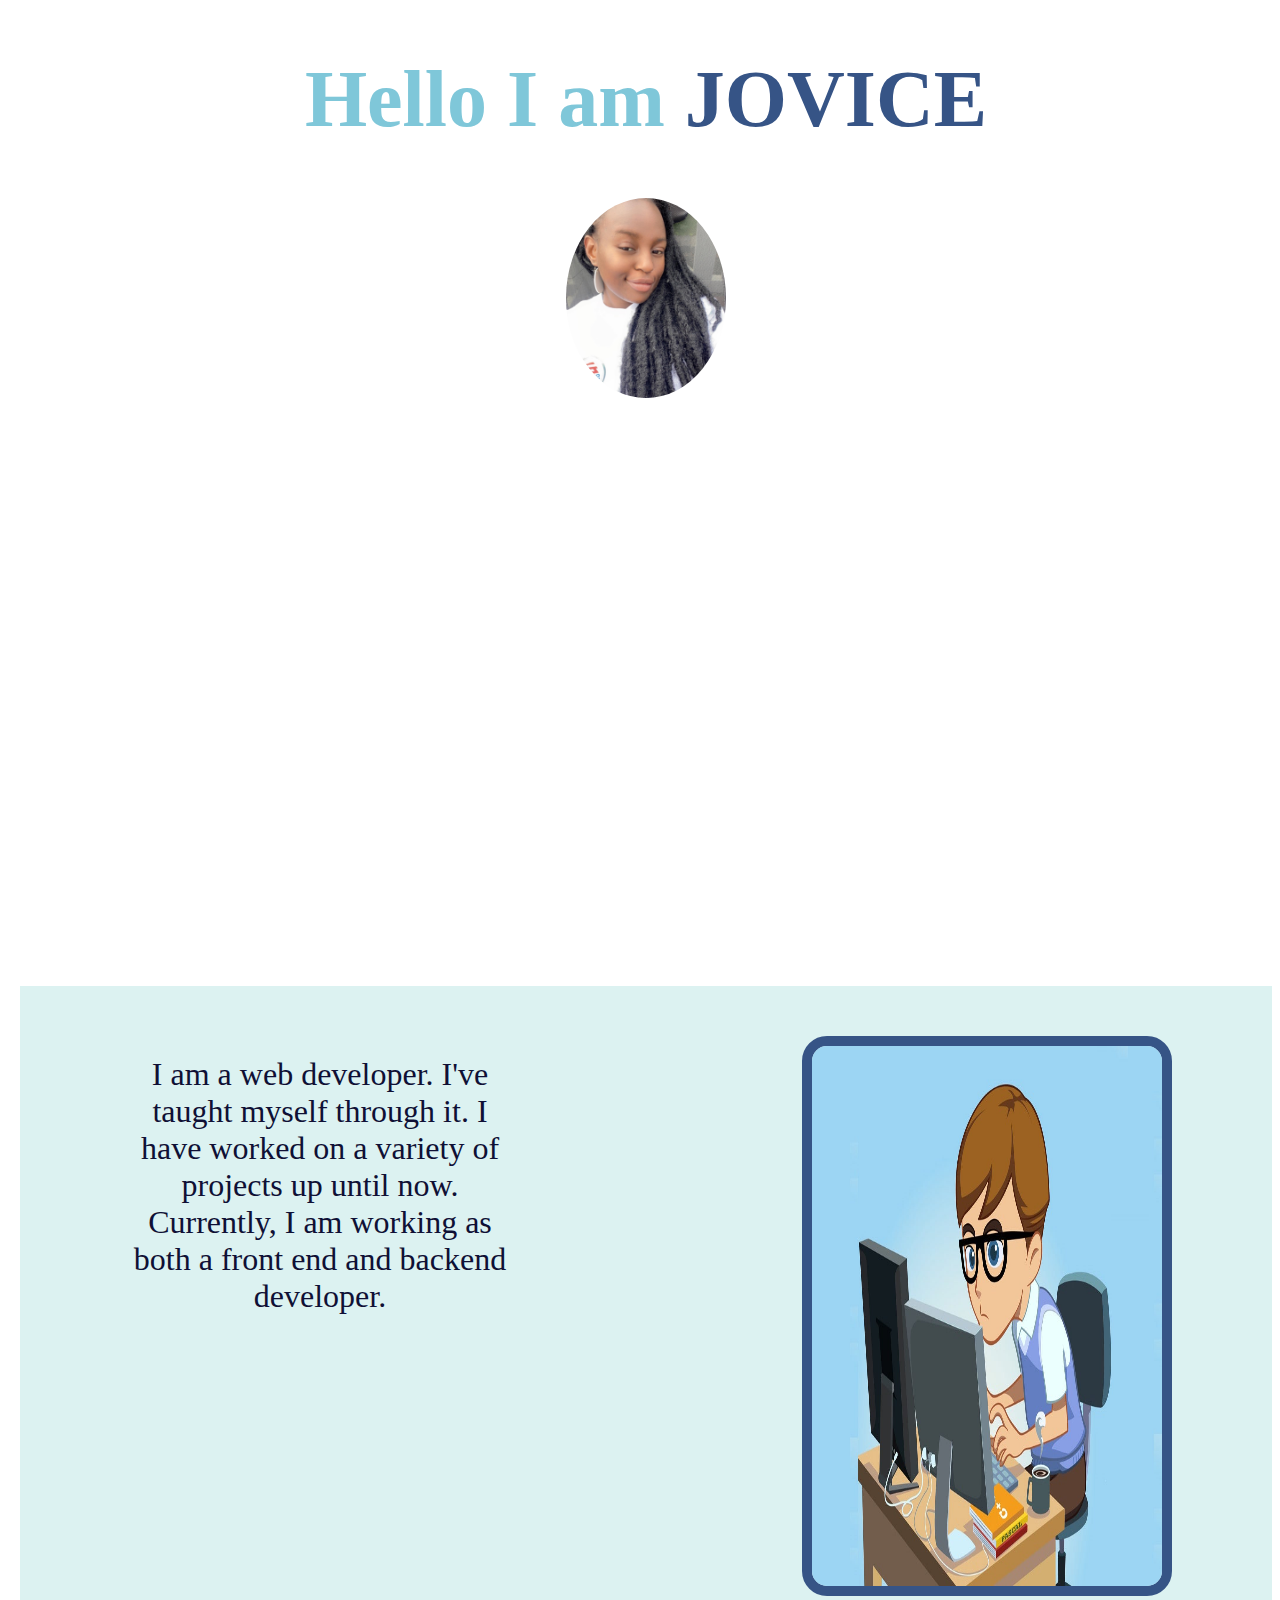
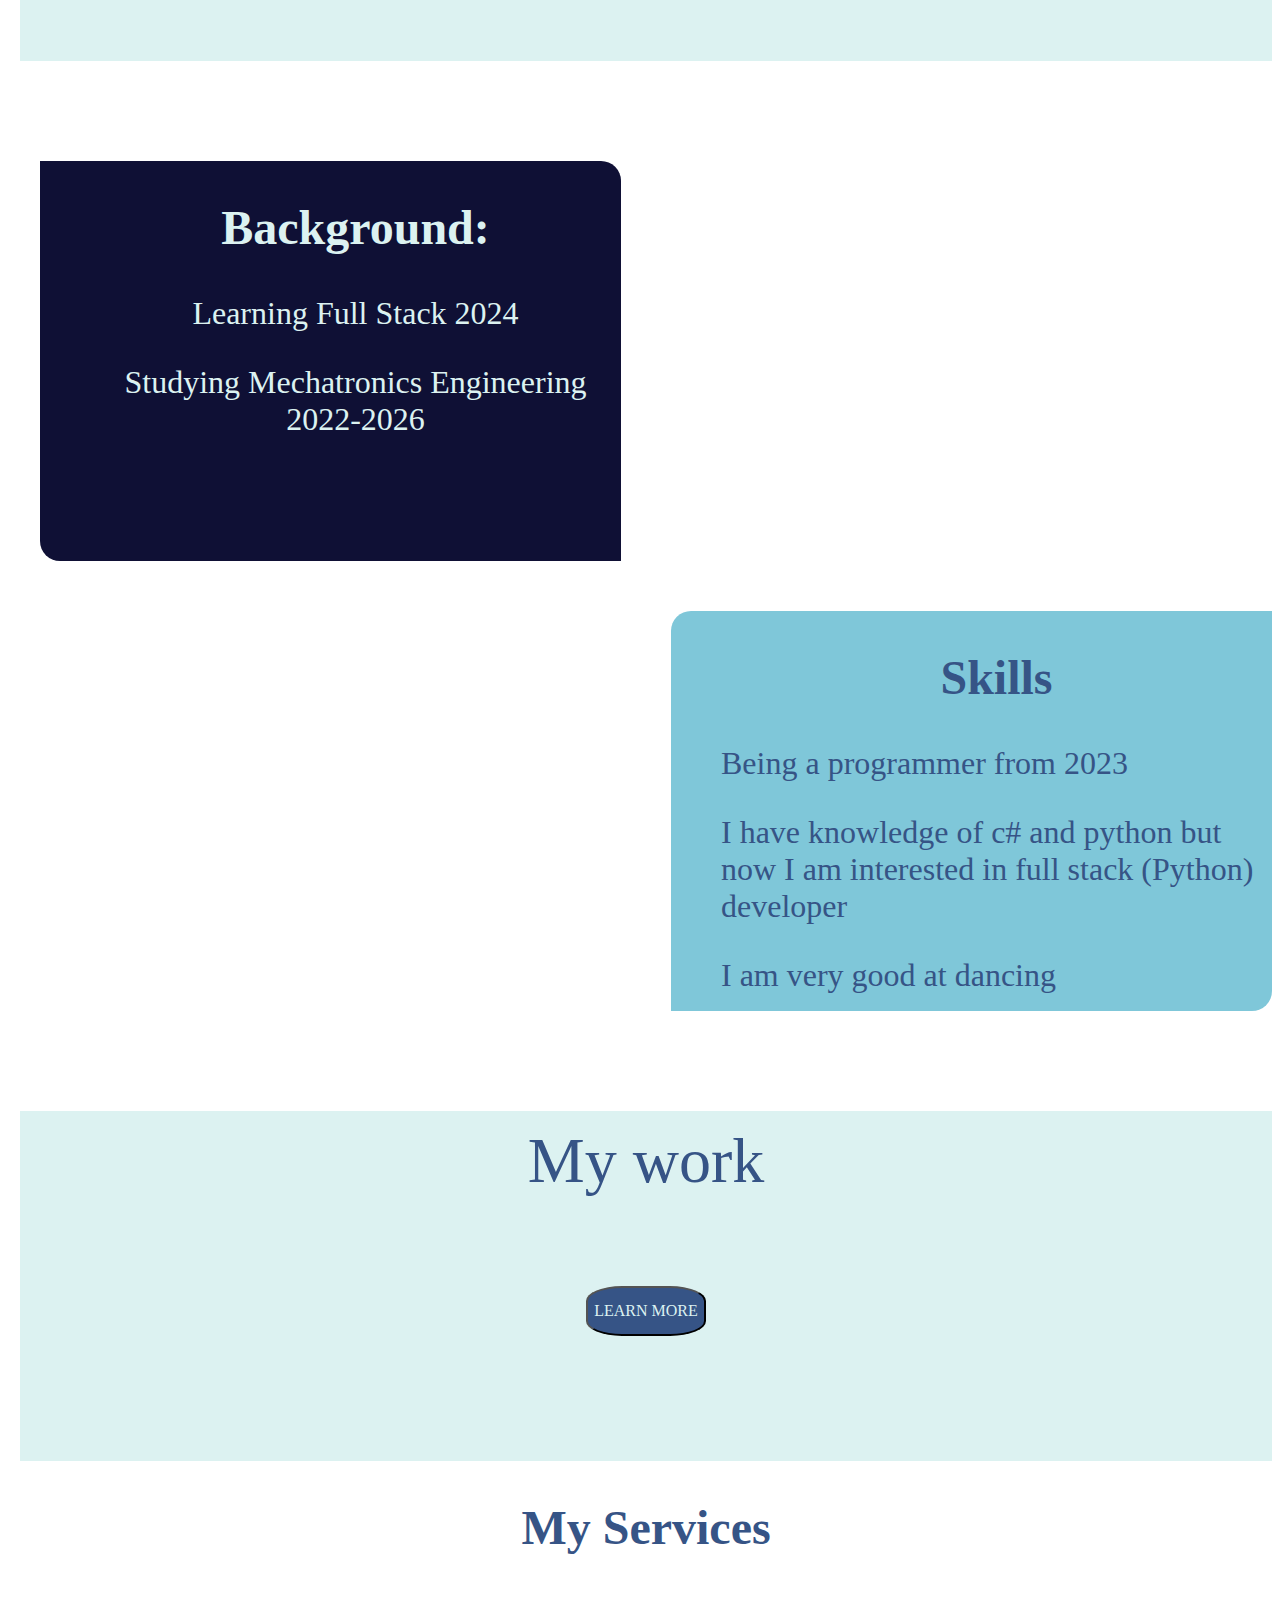
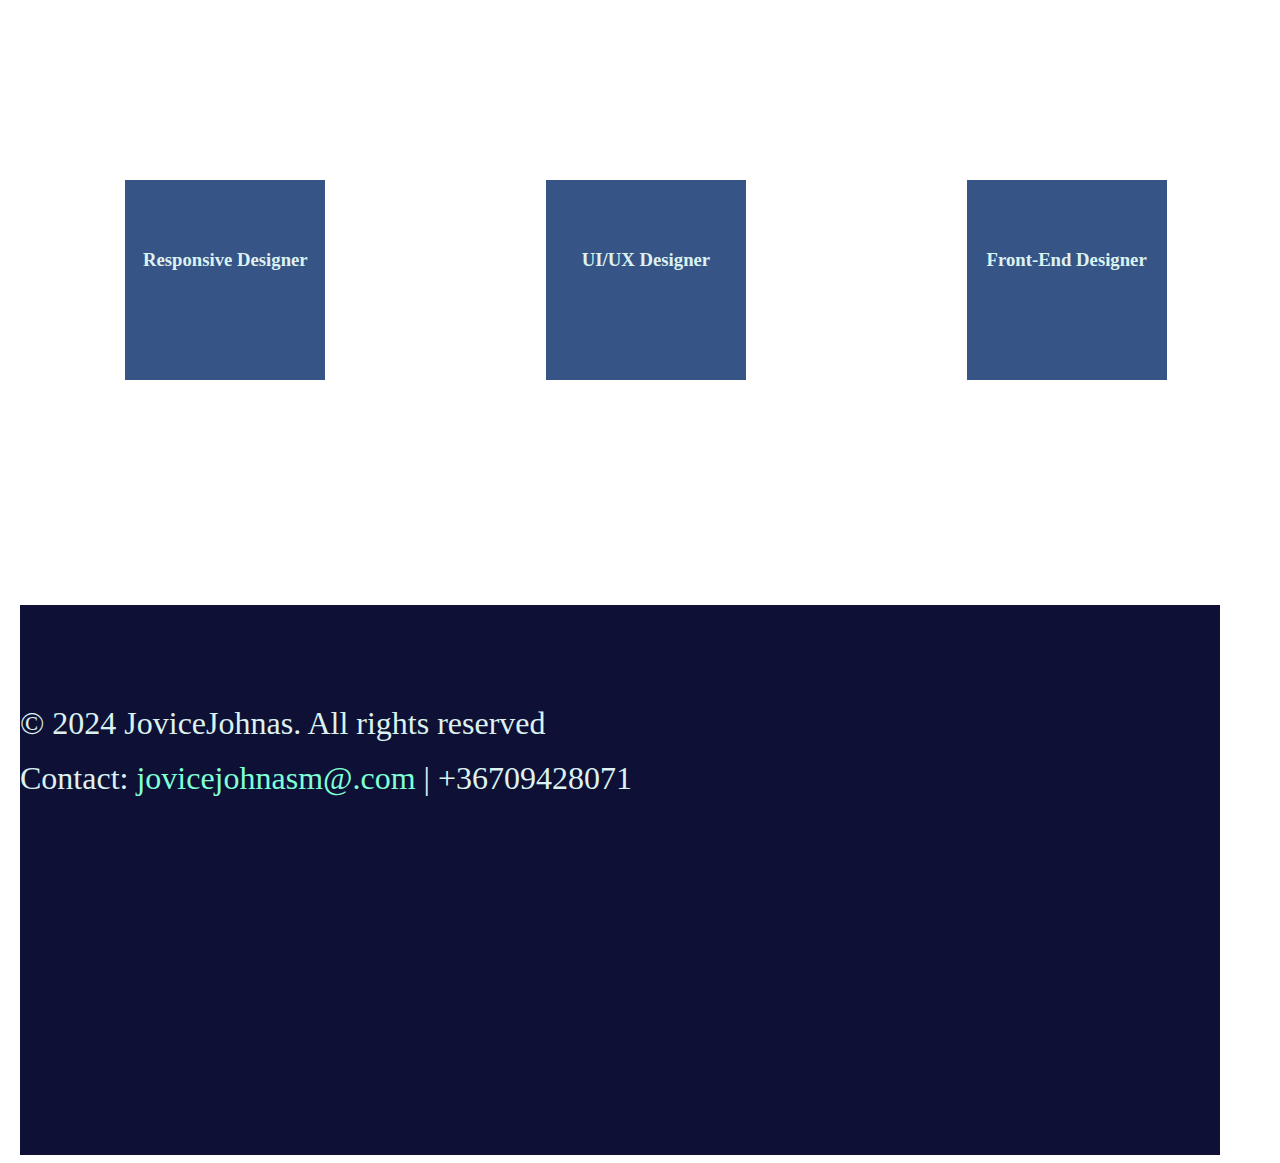
<file: index.html>
<!DOCTYPE html>
<html lang="en">
<head>
    <meta charset="UTF-8">
    <meta name="viewport" content="width=device-width, initial-scale=1.0">
    <title>Portfolio</title>
    <link rel="stylesheet" href="syles.css">
</head>
<body>
<section id="page1">
    <div class="container content">
        <div>
        <h1>Hello I am <span class="bold1">JOVICE</span></h1>
        <div class="image1">
        <img src="./image5.jpg" alt="image of Jovice" height="200px"  class="image-one">
    </div>
</section>
<section id="introduction">
   <div class="container introduction-page">
            <img src="./image4.jpg" alt="a cartoon with a computer"  class="image-two">
        <div class="paragraph1">
            <p class="name">I am a web developer. I've taught myself through it. I have worked on a variety of projects up until now. Currently, I am working as both a front end and backend developer. </p>
        </div>
</section>
<div class="first-grid">


    <div class="container My-education">
        <div class="paragraph2">
           <h2 class="one"> Background: </h2> 
           <p class="two">Learning Full Stack 2024</p>
           <p class="two">Studying Mechatronics Engineering 2022-2026</p>
        </div>
    </div>


    <div class="container My-skills">
        <div class="paragraph3">
            <h2 class="three">Skills</h2>
            <p class="four">Being a programmer from 2023</p>
            <p class="four">I have knowledge of c# and python but now I am interested in full stack (Python) developer</p>
            <p class="four">I am very good at dancing</p>
        </div>
    </div>

</div>
<section>
    <div class="container my-work">
        <div class="myWork">My work</div>
        <div class="myWorkDiv"><button class="first-button"><a href="myWork.html" class="my-work1">LEARN MORE</a></button></div>
    </div>
</section>
<section>
    <h2 >My Services</h2>
    <div class="container service">
        
        <div class="firstService">
           <h3>Responsive Designer</h3> 
         
        </div>
        <div class="secondService">
            <h3>UI/UX Designer</h3>  
        </div>
        <div class="thirdService">
            <h3>Front-End Designer</h3>  
        </div>
    </div>
</section>
<section>
    <div class="container footer-content">
        <p>&copy; 2024 JoviceJohnas. All rights reserved</p><br>
        <p>Contact: <a href="jovice:jovicejohnasm@com" class="email">jovicejohnasm@.com</a> | +36709428071</p>
    </div>
</section>
</body>
</html>
</file>
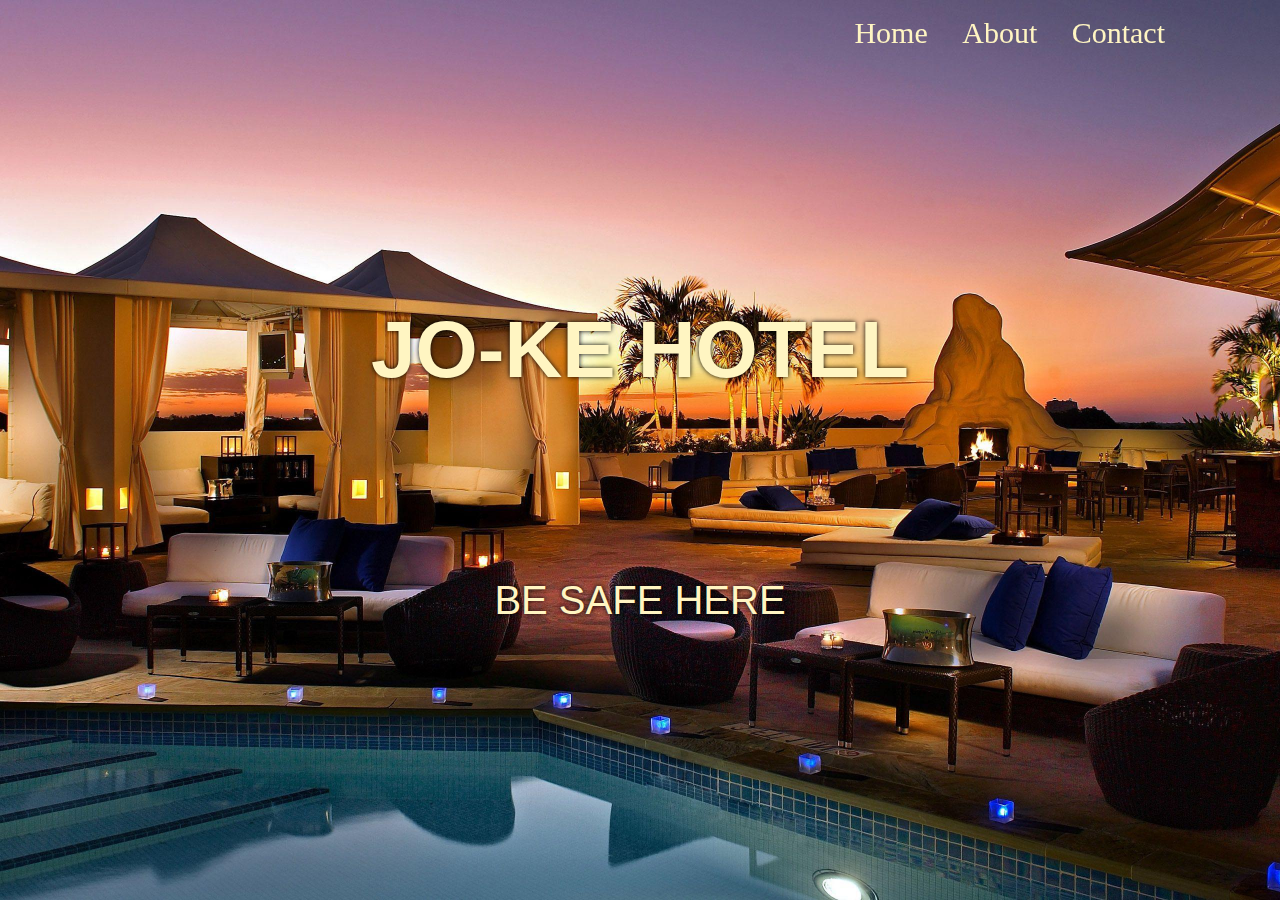
<file: hotel design/index.html>
<!DOCTYPE html>
<html lang="en">
<head>
    <meta charset="UTF-8">
    <meta name="viewport" content="width=device-width, initial-scale=1.0">
    <title>JO-KE hotel</title>
    <link rel="stylesheet" href="./style.css">
</head>
<body>
    <div class="container title1">
        <ul>
            <div class="one">
                <a href="./home/home.html">Home</a>
            
                <a href="./about/about.html">About</a>
            
                <a href="./contact/contact.html"> Contact</a>
            </div>
        </ul>
        </div>
    <div class="container title2">
        <h1 class="heading"> JO-KE HOTEL</h1>
        <p class="subheading">BE SAFE HERE</p>
    </div>
    
    </div>
</body>
</html>
</file>
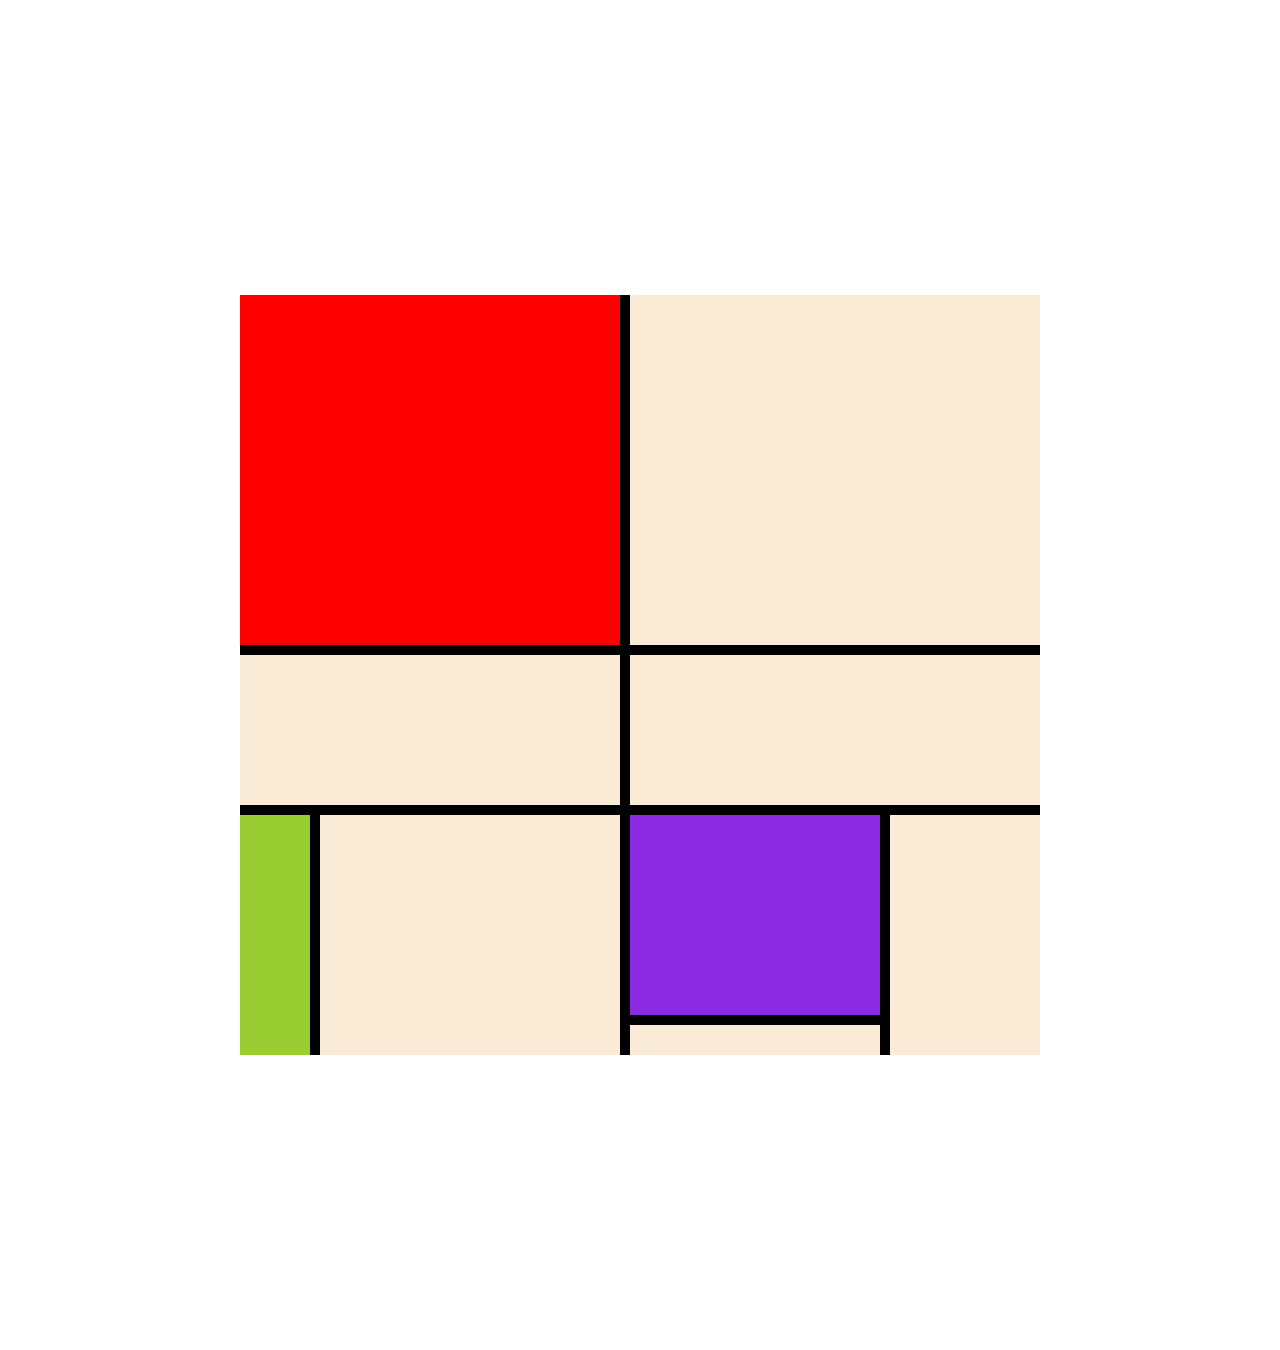
<file: monrian paints/index.html>
<!DOCTYPE html>
<html lang="en">
<head>
    <meta charset="UTF-8">
    <meta name="viewport" content="width=device-width, initial-scale=1.0">
    <title>Document</title>
    <style>
        body{
            display: flex;
            justify-content: center;
            align-items: center;
            height: 150vh;
            margin: 0;
            padding: 0;
        }
        .container {
            display: grid;
            grid-template-columns: 70px 300px 250px 150px;
            grid-template-rows: 350px 150px 200px 30px ;
            background-color: black;
            gap: 10px;
           
        }
        .red {
            background-color: red;
            grid-area: 1/ 1/ 2/ 3;
        }
        .white1 {
            background-color: antiquewhite;
            grid-area: 1/ 3/ 2/ 5;
        }
        .white2 {
            background-color: antiquewhite;
            grid-area: 2/ 1/ 2/ 3;
        }
        .white3 {
            background-color: antiquewhite;
            grid-area: 2/ 3/ 2/ 5;
        }
        .yellow {
            background-color: yellowgreen;
            grid-area: 3/ 1/ 5/ 1;
        }
        .white4 {
            background-color: antiquewhite;
            grid-area: 3/ 2/ 5/ 3;
        }
        .blue {
            background-color: blueviolet;
            grid-area: 3/ 3/ 4/ 4;
        }
        .white5 {
            background-color: antiquewhite;
            grid-area: 3/ 4/ 5/ 5;
        }
        .white6 {
            background-color: antiquewhite;
            grid-area: 4/ 3/ 5/ 4;
        }
        @media (max-width:700px) {
            body {
                height: 100vh;
            }
            .container {
            display: grid;
            grid-template-columns: 40px 150px 100px 50px;
            grid-template-rows: 150px 60px 80px 20px ;
            background-color: black;
            gap: 10px;
           
        } 
        }
        @media (min-width:701px)and(max-width:1700px) {
            body {
                height: 100vh;
            }
            .container {
            display: grid;
            grid-template-columns: 40px 150px 100px 50px;
            grid-template-rows: 150px 60px 80px 20px ;
            background-color: black;
            gap: 10px;
           
        } 
        }
    </style>
</head>
<body>
    <div class="container">
        <div class="item red "></div>
        <div class="item white1"></div>
        <div class="item white2"></div>
        <div class="item white3"></div>
        <div class="item yellow"></div>
        <div class="item white4"></div>
        <div class="item blue"></div>
        <div class="item white5"></div>
        <div class="item white6"></div>
    </div>
</body>
</html>
</file>
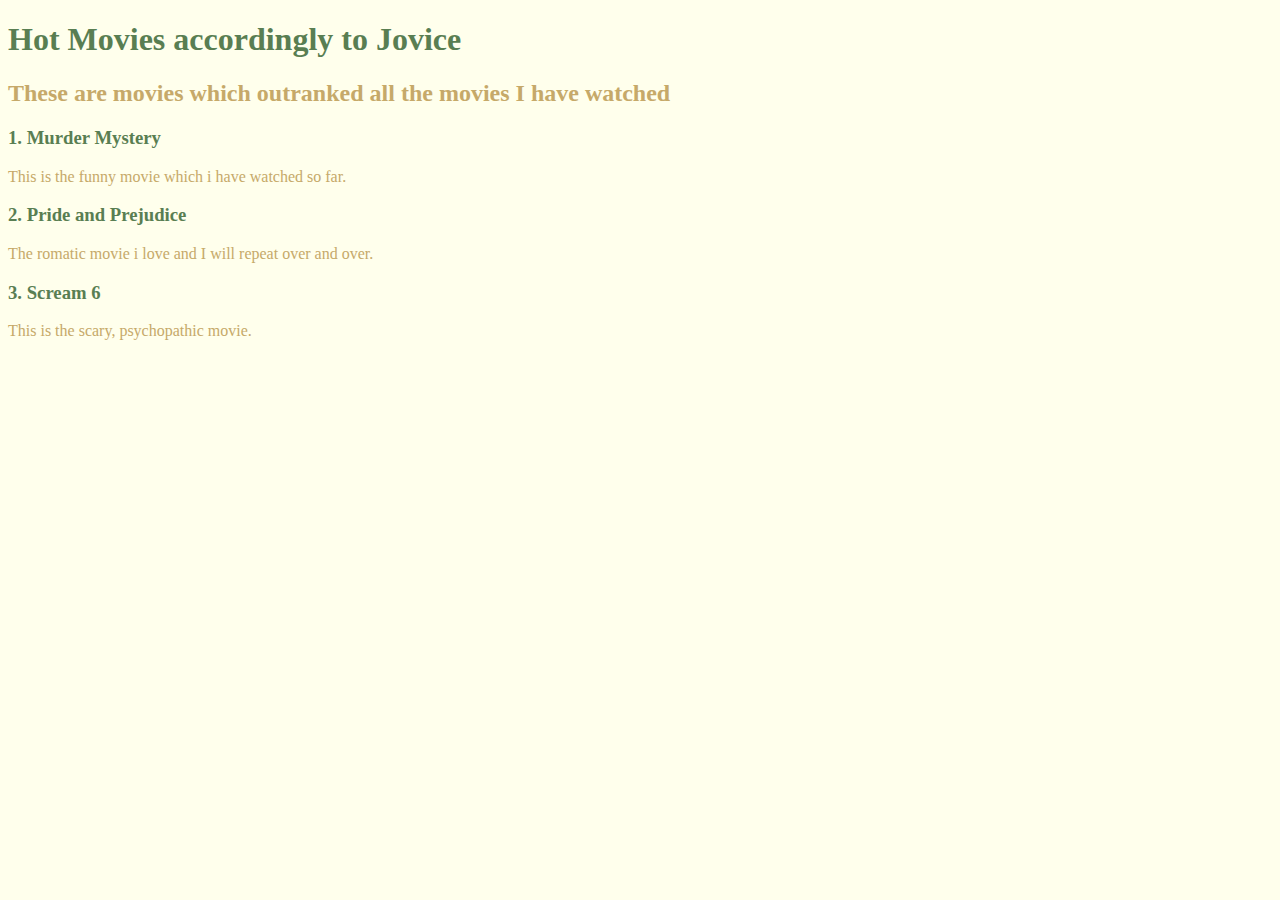
<file: movieranking.html>
<!DOCTYPE html>
<html lang="en">
<head>
    <meta charset="UTF-8">
    <meta name="viewport" content="width=device-width, initial-scale=1.0">
    <title>Document</title>
    <style>
        body{
            background-color: #FFFFEC;
        }
        h1, h3 {
            color: #597E52;
        }
        h2, p {
            color: #C6A969;
        }
        
    </style>
</head>
<body>
<h1>Hot Movies accordingly to Jovice</h1>

<h2>These are movies which outranked all the movies I have watched</h2>

<h3>1. Murder Mystery</h3>

<p>This is the funny movie which i have watched so far.</p>

<h3>2. Pride and Prejudice</h3>
<p>The romatic movie i love and I will repeat over and over.</p>


<h3>3. Scream 6</h3>
<p>This is the scary, psychopathic movie.</p>

</body>
</html>
</file>
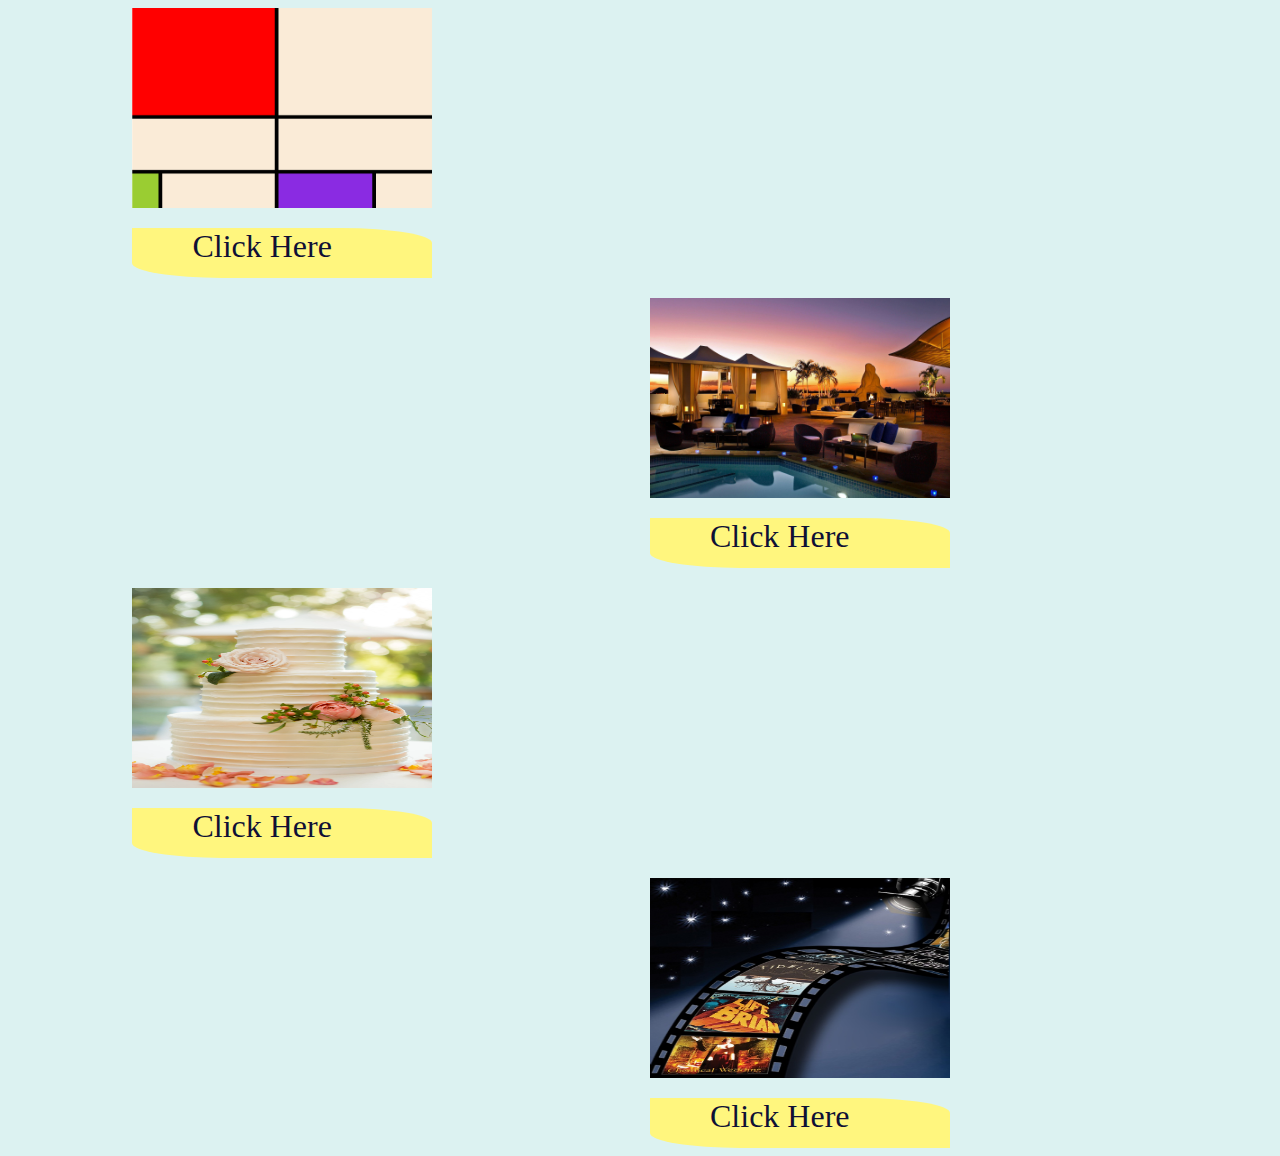
<file: myWork.html>
<!DOCTYPE html>
<html lang="en">
<head>
    <meta charset="UTF-8">
    <meta name="viewport" content="width=device-width, initial-scale=1.0">
    <title>My Projects</title>
    <style>
        body{
            background-color: #DCF2F1;
        }
        .container {
            display: grid;
            grid-template-columns: 1fr 1fr;
            grid-template-rows: 200px 50px 200px 50px 200px 50px  200px 50px;
            gap: 20px;
        }
        .modrian-paints {
            grid-area: 1/1/2/2;
            padding-left: 20%;
        }
        .modrian {
            grid-area: 2/1/3/2;
            background-color: #FFF67E;
            width: 300px;
            border-radius: 0 30% 0 30%;
            margin-left: 20%;
        }
        .hotel-design {
            grid-area: 3/2/4/2;
          
        }
        .hotel {
            grid-area: 4/2/5/2;
            background-color: #FFF67E;
            width: 300px;
            border-radius: 0 30% 0 30%;
           
            
        }
        .birthday-invite {
            grid-area: 5/1/6/2;
            padding-left: 20%;
        }
        .birthday {
            grid-area: 6/1/7/2;
            background-color: #FFF67E;
            width: 300px;
            border-radius: 0 30% 0 30%;
            margin-left: 20%;
        }
        .movie-ranking {
            grid-area: 7/2/8/2;
           
        }
        .movie{
            grid-area: 8/2/9/2;
            background-color: #FFF67E;
            width: 300px;
            border-radius: 0 30% 0 30%;
           
        }
        a {
            text-decoration: none;
            color:#0F1035;
            font-size: 2rem;
            padding-left: 20%;
        }

        @media (max-width: 700px) {
            .body{
                height: 100%;
            }
            .container {
                display: block;

            }
            .modrian-paints {
                padding-bottom: 25px;
                padding-left: 20%;
                padding-top: 25px;
        }
            .modrian {
                height: 50px;
                background-color: #FFF67E;
                width: 300px;
                border-radius: 0 30% 0 30%;
                margin-left: 20%;
        }
            .hotel-design {
                padding-left: 20%;
                padding-bottom: 25px;
                padding-top: 25px;
            }
            .hotel {
                background-color: #FFF67E;
                width: 300px;
                border-radius: 0 30% 0 30%;
                margin-left: 20%;
                height: 50px;
            }
            .birthday-invite {
                padding-bottom: 25px;
                padding-left: 20%;
                padding-top: 25px;
            }
            .birthday {
                height: 50px;
                background-color: #FFF67E;
                width: 300px;
                border-radius: 0 30% 0 30%;
                margin-left: 20%;
            }
            .movie-ranking {
                padding-left: 20%;
                padding-bottom: 25px;
                padding-top: 25px;
            }
            .movie{
                
                background-color: #FFF67E;
                width: 300px;
                height: 50px;
                border-radius: 0 30% 0 30%;
                margin-left: 20%;
            }
            a {
                text-decoration: none;
                color:#0F1035;
                font-size: 2rem;
                padding-left: 20%;
            }
        }
    </style>
</head>
<body>
    <div class="container">
        <div class="modrian-paints">
            <img src="./SCREENSHOT MODRIAN .png" alt="an image for modrian paints" height="200" width="300px">
        </div>
        <!---make another div here so we can style the click button-->
        <div class="modrian">
            <a href="./monrian paints/index.html"> Click Here</a>
        </div>
        <div class="hotel-design">
            <img src="./image3.png" alt="image of hotel" height="200" width="300px">
        </div>
            <div class="hotel">
            <a href="./hotel design/index.html">Click Here</a>
        </div>
        <div class="birthday-invite">
            <img src="./image7.webp" alt="image of cake" height="200" width="300px">
        </div>
            <div class="birthday">
            <a href="./birthdayinvite.html" >Click Here</a>
        </div>
        <div class="movie-ranking">
            <img src="./image8.jpg" alt="image of forest" height="200"  width="300px">
        </div>
            <div class="movie">
            <a href="./movieranking.html">Click Here</a>
        </div>
    </div>
</body>
</html>
</file>
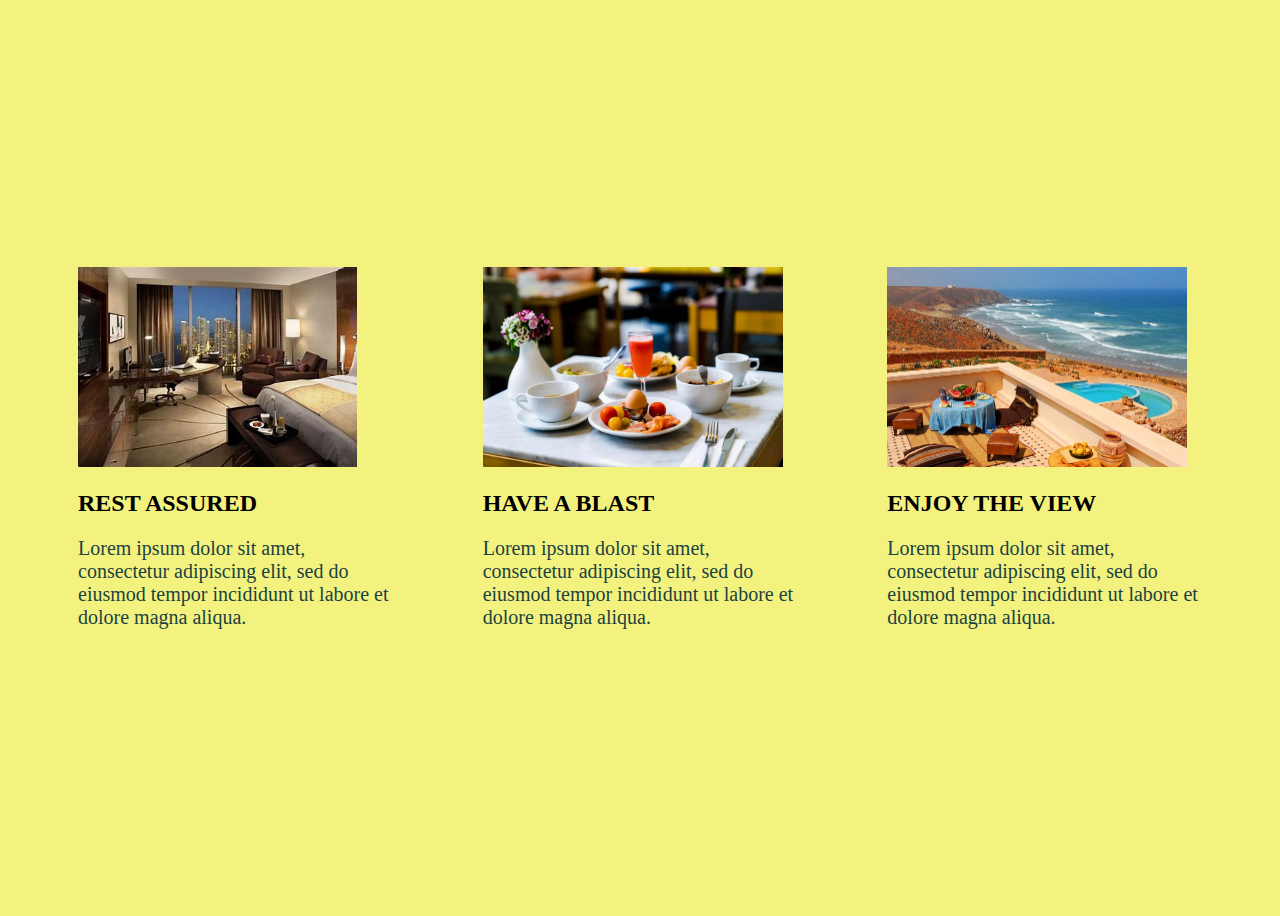
<file: hotel design/about/about.html>
<!DOCTYPE html>
<html lang="en">
<head>
    <meta charset="UTF-8">
    <meta name="viewport" content="width=device-width, initial-scale=1.0">
    <title>about</title>
    <link rel="stylesheet" href="./styles.css">
</head>
<body>
    <div class="container">
        
            <div class="item two">
            <img src="../imagehotel2.jpeg" alt="bedroom image" height="200">
            <h2>REST ASSURED</h2>
            <p class="one">Lorem ipsum dolor sit amet, consectetur adipiscing elit, sed do eiusmod tempor incididunt ut labore et dolore magna aliqua.</p>
        </div>
            <div class="item">
            <img src="../image6.webp" alt="bedroom image" height="200">
            <h2>HAVE A BLAST</h2>
            <p class="one" >Lorem ipsum dolor sit amet, consectetur adipiscing elit, sed do eiusmod tempor incididunt ut labore et dolore magna aliqua.</p>
        </div>
            <div class="item">
            <img src="../imagehotel5.jpg" alt="bedroom image" height="200">
            <h2>ENJOY THE VIEW</h2>
            <p class="one">Lorem ipsum dolor sit amet, consectetur adipiscing elit, sed do eiusmod tempor incididunt ut labore et dolore magna aliqua.</p>
        </div>
        
    </div>
</body>
</html>
</file>
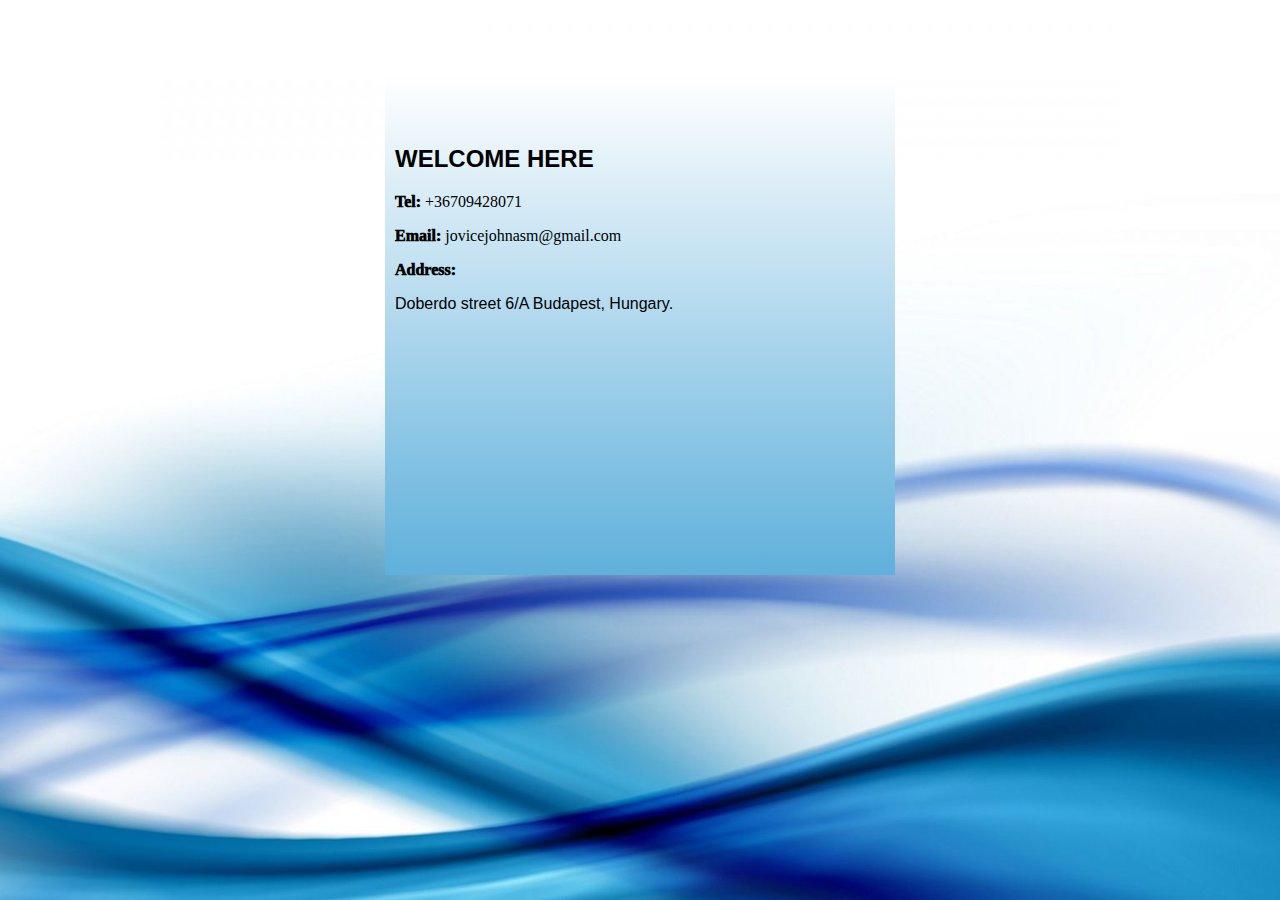
<file: hotel design/contact/contact.html>
<!DOCTYPE html>
<html lang="en">
<head>
    <meta charset="UTF-8">
    <meta name="viewport" content="width=device-width, initial-scale=1.0">
    <title>contact</title>
    <link rel="stylesheet" href="./styles.css">
</head>
<body>
    <div class="container">
      <div class="blur-background">
        <h2 class="content">WELCOME HERE</h2>
        <p><span class="bold">Tel: </span> +36709428071</p>
        <p><span class="bold">Email: </span> jovicejohnasm@gmail.com</p>
        <p> <span class="bold">Address: </p>
            Doberdo street 6/A 
            Budapest, Hungary.
        </Address>
      </div>
        
    </div>
    
</body>
</html>
</file>
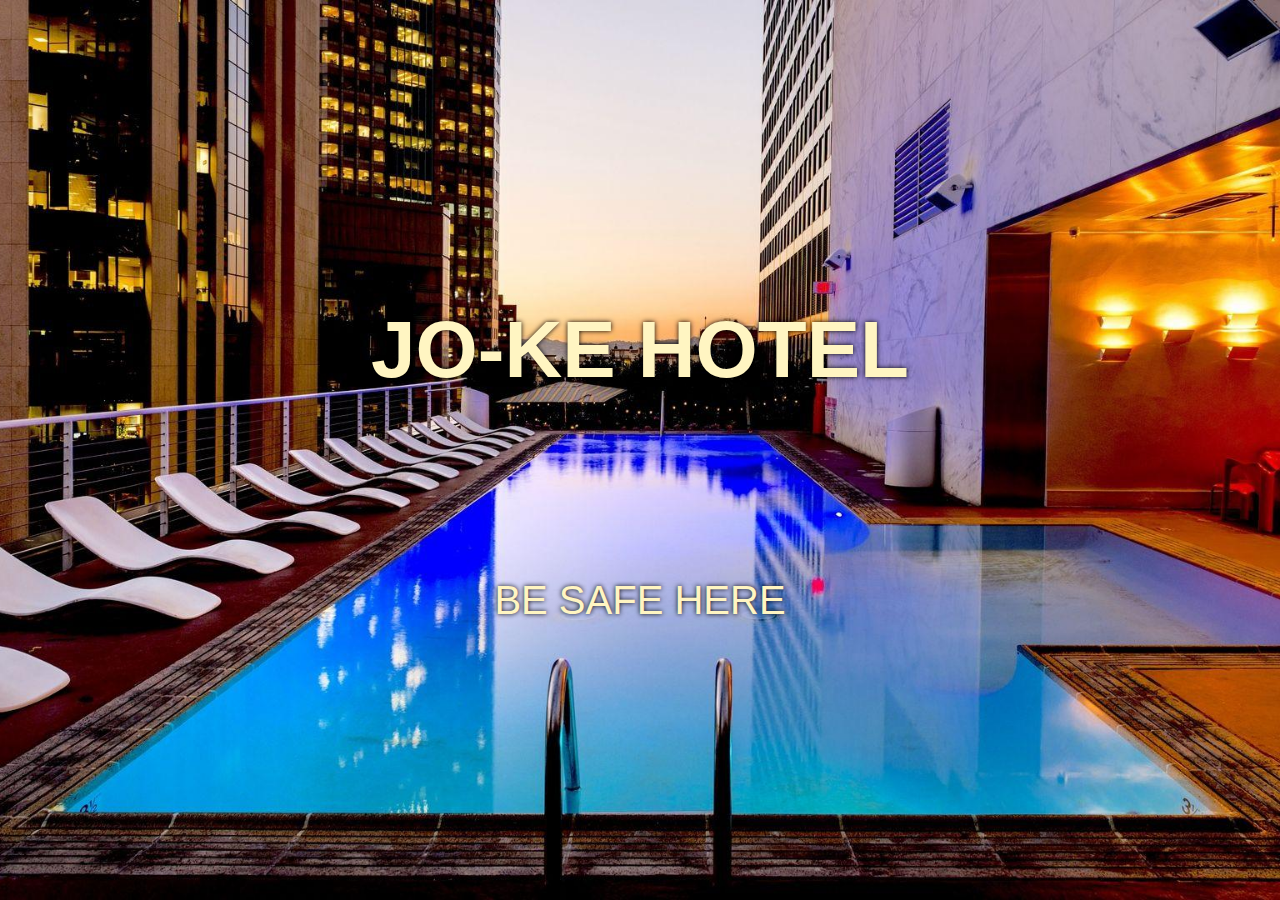
<file: hotel design/home/home.html>
<!DOCTYPE html>
<html lang="en">
<head>
    <meta charset="UTF-8">
    <meta name="viewport" content="width=device-width, initial-scale=1.0">
    <title>Document</title>
    <link rel="stylesheet" href="style.css">
</head>
<body>
    
    <div class="container title2">
        <h1 class="heading"> JO-KE HOTEL</h1>
        <p class="subheading">BE SAFE HERE</p>
    </div>
    
    </div>
</body>
</html>
</file>
<file: syles.css>
body {
    background-color: white;
    margin-left: 20px;
}

.content {
    height: 100vh;
  
    
}
.image1 {
    position: relative;
    display: flex;
    justify-content: center;
    align-items: center;
    
}
.image-one {
    border-radius: 50%;
}
h1 {
    text-align: center;
    color: #7FC7D9;
    font-family: 'IBM Plex Serif', serif;
    font-size: 5rem;
}
.bold1 {
    color: #365486;
}
.introduction-page {
    background-color: #DCF2F1;
    height: 75vh;
   text-align: center;
   font-size: 2rem;
}
.paragraph1 {
    width: 400px;
    height: 400px;
    padding-left: 100px;
}
.name {
    padding-top: 70px;
    
    color: #0F1035;
}
.image-two {
    float: right;
    height: 60vh;
    width:350px;
    margin-right: 100px;
    margin-top: 50px;
    border: 10px solid #365486;
    border-radius: 25px;
}

.first-grid{
    display: grid;
    grid-template-columns: 1fr 1fr;
    grid-template-rows: 400px 400px;
   margin-top:100px;
   gap:50px;
 
}
.My-skills {
    grid-area: 2/ 2/ 2/2;
    background-color: #7FC7D9;
    padding-left: 50px;
    border-radius: 20px 0px 20px 0px;
}
.My-education {
    margin-left: 20px;
    background-color: #0F1035;
    padding-left: 50px;
    border-radius: 0px 20px 0px 20px;
}
.paragraph2 {
    text-align: center;
}
.one{
    font-size: 3rem;
    color: #DCF2F1;
}
.two {
    font-size: 2rem;
    color: #DCF2F1;
}
.three {
    font-size: 3rem;
    color: #365486;
}
.four {
    font-size: 2rem;
    color: #365486;
} 
.my-work {
    background-color: #DCF2F1;
    height: 350px;
    margin-top: 100px;
   
}
.myWork {
    height: 100px;
    display: flex;
    justify-content: center;
    align-items: center;
    font-size: 3rem;
    color: #365486;
    font-family: 'IBM Plex Serif', serif;
    font-size: 4rem;
}
.myWorkDiv {
    height: 200px;
    display: flex;
    justify-content: center;
    align-items: center;
  
}
.my-work1 {
    text-decoration: none;
    color: #DCF2F1;
    font-family: 'IBM Plex Serif', serif;
    font-size: 1rem;
}
.first-button {
    background-color: #365486;
    height: 50px;
    border-radius: 30%;

}
.service{
    display: flex;
    justify-content: space-around;
    align-items: center;
    height: 50vh;
    margin-top: 100px;
}
h2 {
    text-align: center;
    color: #365486;
    font-size: 3rem;
}
.firstService{
    width: 200px;
    height: 150px;
    background-color: #365486;
    margin-right: 10px;
    color: #DCF2F1;
    text-align: center;
    padding-top: 50px;
} 
.secondService {
    width: 200px;
    height: 150px;
    background-color: #365486;
    margin-right: 10px;
    color: #DCF2F1;
    text-align: center;
    padding-top: 50px;
}
.thirdService {
    width: 200px;
    height: 150px;
    background-color: #365486;
    color: #DCF2F1;
    text-align: center;
    padding-top: 50px;
}
footer {
    
    padding: 20px 0;
    text-align: center;
}

.footer-content {
    max-width: 1200px;
    margin-top: 100px;
    margin-left: 0;
    background-color: #0F1035;
    height: 50vh;
    color: #DCF2F1;
    text-align: center;
    padding-top: 100px;
}

.footer-content p {
    margin: 0;
    text-align: left;
    font-size: 2rem;
}
.email {
    text-decoration: none;
    color: aquamarine;
}
@media only screen and  (max-width: 700px) {
    .introduction-page {
        background-color: #DCF2F1;
        height: 100vh;
       text-align: center;
       font-size: 25px;
       display: block;
       align-items: center;
       width:100%;
    }
    .paragraph1 {
        width: 400px;
        height: 400px;
        padding-left: 5px;
        padding-top: 300px;
    }
    .name {
        margin: 0 10px;
        color: #0F1035;
        text-align: left;
    }
    .image-two {
        height: 300px;
        width:350px;
        margin-top: 20px;
        border: 10px solid #365486;
        border-radius: 25px;
        position: relative;
        left: 20%;
    }
    
    .first-grid{
        display: block;
        width:100%;
        height: 110vh;
        margin-top:50px;
       font-size: 20px;
        width: 100%;
    }
    .My-skills {
        width: 400px;
        height: 300px;
        margin-top:30px;
        background-color: #7FC7D9;
        padding-left: 50px;
        border-radius: 20px 0px 20px 0px;
        margin-left: 10px;
        height: 300px;
    }
    .My-education {
        width:400px;
        margin-top:30px;
        margin-left: 10px;
        background-color: #0F1035;
        padding-left: 50px;
        border-radius: 0px 20px 0px 20px;
    }
    .paragraph2 {
       padding-top: 50px;
        width:100%;
        height: 300px;
    }
    .paragraph3 {
        padding-top: 40px;
    }
    .one{
        text-align: left;
        font-size: 2rem;
        color: #DCF2F1;
    }
    .two {
        text-align: left;
        font-size: 1em;
        color: #DCF2F1;
    }
    .three {
        text-align: left;
        font-size: 2rem;
        color: #365486;
    }
    .four {
        font-size:1em;
        color: #365486;
    } 
    
    
    .service{
        display: block;
        height: 110vh;
        margin-top: 10px;
        position: relative;
        left: 26%;
    }
    h2 {
        text-align: center;
        color: #365486;
        font-size: 3rem;
    }
    .firstService{
        width: 200px;
        height: 150px;
        background-color: #365486;
        margin-right: 10px;
        margin-bottom: 20px;
        color: #DCF2F1;
        text-align: center;
        padding-top: 50px;
    } 
    .secondService {
        width: 200px;
        height: 150px;
        background-color: #365486;
        margin-right: 10px;
        margin-bottom: 20px;
        color: #DCF2F1;
        text-align: center;
        padding-top: 50px;
    }
    .thirdService {
        width: 200px;
        height: 150px;
        background-color: #365486;
        color: #DCF2F1;
        text-align: center;
        padding-top: 50px;
        margin-bottom: 50px;
    }
}
@media only screen and (min-width: 701px) and (max-width: 1100px)  {
    .introduction-page {
        background-color: #DCF2F1;
        height: 75vh;
        text-align: center;
        font-size: 25px;
      
    }
    .paragraph1 {
       padding: 10px 10px 0 10px;
    }
    .name {

        color: #0F1035;
    }
    .image-two {
        float: right;
        width:300px;
        margin-left: 10px;
        margin-right: 10px;
        margin-top: 50px;
        border: 10px solid #365486;
        border-radius: 25px;
    }
    
    .first-grid{
        display: grid;
        grid-template-columns: 1fr 1fr;
        grid-template-rows: 300px 300px;
        margin-top:100px;
        gap:50px;
        
    }
    .My-skills {
        grid-area: 2/ 2/ 2/2;
        background-color: #7FC7D9;
        padding-left: 50px;
        border-radius: 20px 0px 20px 0px;
    }
    .My-education {
        margin-left: 20px;
        background-color: #0F1035;
        padding-left: 50px;
        border-radius: 0px 20px 0px 20px;
    }
    .paragraph2 {
        text-align: center;
    }
    .one{
        text-align: left;
        font-size: 2rem;
        color: #DCF2F1;
    }
    .two {
        text-align: left;
        font-size: 1em;
        color: #DCF2F1;
    }
    .three {
        text-align: left;
        font-size: 2rem;
        color: #365486;
    }
    .four {
        font-size:1em;
        color: #365486;
    } 
}
</file>
<file: hotel design/style.css>
body {
    background-image: url('./imagehotel3.png'); /* It Replace 'your-image.jpg' with the path to your image file */
    background-size: cover; /* It ensures that the background image covers the entire body */
    background-position: center;
    background-repeat: no-repeat;
    margin: 0; 
    padding: 0;
    font-family: 'Your preferred font', sans-serif; 
    height: 100%;
    margin: 0;
    padding: 0;
}
.title2 {
    display:flex;
    height: 100vh;
    align-items: center;
    justify-content: center;
}
.subheading {
    display: block;
   font-size: 40px;
   position: relative;
   right: 0px;
   top:150px;
   color: #FFF5C2;
   text-shadow: 0 0 5px rgba(0, 0, 0, 1);
   font-family: 'Poppins', sans-serif;
}
.heading {
    display: block;
   position: absolute;
   top: 250px;
    font-size: 5rem;
    color: #FFF5C2;
   text-shadow: 0 0 5px rgba(0, 0, 0, 1);
   font-family: 'Poppins', sans-serif;
}
.title1 {
    position: fixed;
    right: 100px;
    display: flex;
    justify-content: center;
    align-items: center;

}
a {
    font-size: 30px;
    padding-left: 15px;
    padding-right: 15px;
    text-decoration: none;
    color: #FFF5C2;
    font-family: 'Inria Serif', serif;
}


@media (max-width: 600px) {
    body {
        height: 100%;
       
    }
    
    .subheading {
        display: block;
       font-size: 2rem;
       top:50px;
       
    }
    .heading {
        display: block;
        font-size: 3rem;
        padding-left: 50px;
    }
    a {
        font-size: 20px;
        padding-left: 10px;
    padding-right: 10px;
    }
}
@media (max-width: 567px) {
    body {
        height: 100%;
    }
    
    .subheading {
        display: block;
       font-size: 1rem;
       top:50px;
       
    }
    .heading {
        display: block;
        font-size: 2rem;
        padding-left: 20px;
    }
    a {
        font-size: 20px;
        padding-left: 10px;
    padding-right: 10px;
    }
}
</file>
<file: hotel design/about/styles.css>
body {
    background-color: #F4F27E;
}

.container {
    display: flex;
    justify-content: center;
    align-items: center;
   height: 100vh;
}
.item {
    flex: 1;
    max-width: 400px;
    padding: 20px;
    border-radius: 5px;
}
.two {
    padding-left: 70px;
}
.one {
    font-size: 20px;
    width: 323px;
    color: #1B4242;
    font-family: 'Inria Serif', serif;
}
@media (max-width: 600px) {
    .container {
      flex-direction: column;
      height: 100%;
    }
    .two {
        padding-left: 50px;
    }
  }
  @media (max-width: 1000px) {
    .container {
      flex-direction: column;
      height: 100%;
    }
    .two {
        padding-left: 50px;
    }
  }
</file>
<file: hotel design/contact/styles.css>
body {
    background-image: url('../imagehotel1.jpg'); /* Replace 'your-image.jpg' with the path to your image file */
    background-size: cover; /* This property ensures that the background image covers the entire body */
    background-position: center; /* Center the background image */
    background-repeat: no-repeat; /* Do not repeat the background image */
    margin: 0; /* Remove default margin */
    padding: 0; /* Remove default padding */
    font-family: 'Your preferred font', sans-serif; /* Add your preferred font */
    /* Add any additional styling for your body here */
    height: 100vh;
    margin: 0;
    padding: 0;
}
.container {
    display: flex;
    justify-content: center;
    align-items: center;
    height: 50vh;
   padding-top: 100px;
}
.blur-background{
    width: 500px;
    height: 50vh;
  
    background: linear-gradient(to bottom, #ffffff, #5FB0DB); 
   padding-left: 10px;
   text-align: start;
   padding-top: 50px;
}
span {
    font-weight: 1000;
}
.content {
    font-family: 'Poppins', sans-serif;
}
p {
    font-family: 'Inria Serif', serif;
}
@media (max-width: 600px){
    .blur-background{
        width: 300px;
        height: 50vh;
        
    }
}
</file>
<file: hotel design/home/style.css>
body {
    background-image: url('../imagehotel4.jpg'); /* Replace 'your-image.jpg' with the path to your image file */
    background-size: cover; /* This property ensures that the background image covers the entire body */
    background-position: center; /* Center the background image */
    background-repeat: no-repeat; /* Do not repeat the background image */
    margin: 0; /* Remove default margin */
    padding: 0; /* Remove default padding */
    font-family: 'Your preferred font', sans-serif; /* Add your preferred font */
    /* Add any additional styling for your body here */
    height: 100%;
    margin: 0;
    padding: 0;
}
.title2 {
    display:flex;
    height: 100vh;
    align-items: center;
    justify-content: center;
}
.subheading {
    display: block;
   font-size: 40px;
   position: relative;
   right: 0px;
   top:150px;
   color: #FFF5C2;
   text-shadow: 0 0 5px rgba(0, 0, 0, 1);
}
.heading {
    display: block;
   position: absolute;
   top: 250px;
    font-size: 5rem;
    color: #FFF5C2;
   text-shadow: 0 0 5px rgba(0, 0, 0, 1);
}
.title1 {
    position: fixed;
    right: 100px;
    display: flex;
    justify-content: center;
    align-items: center;

}
a {
    padding-left: 15px;
    padding-right: 15px;
    text-decoration: none;
    color: #FFF5C2;
}


@media (max-width: 600px) {
    body {
        height: 100%;
    }
    
    .subheading {
        display: block;
       font-size: 2rem;
       top:50px;
       
    }
    .heading {
        display: block;
        font-size: 3rem;
        padding-left: 50px;
    }
    
}
@media (max-width: 567px) {
    body {
        height: 100%;
    }
    
    .subheading {
        display: block;
       font-size: 1rem;
       top:50px;
       
    }
    .heading {
        display: block;
        font-size: 2rem;
        padding-left: 20px;
        
    }
    
}
</file>
